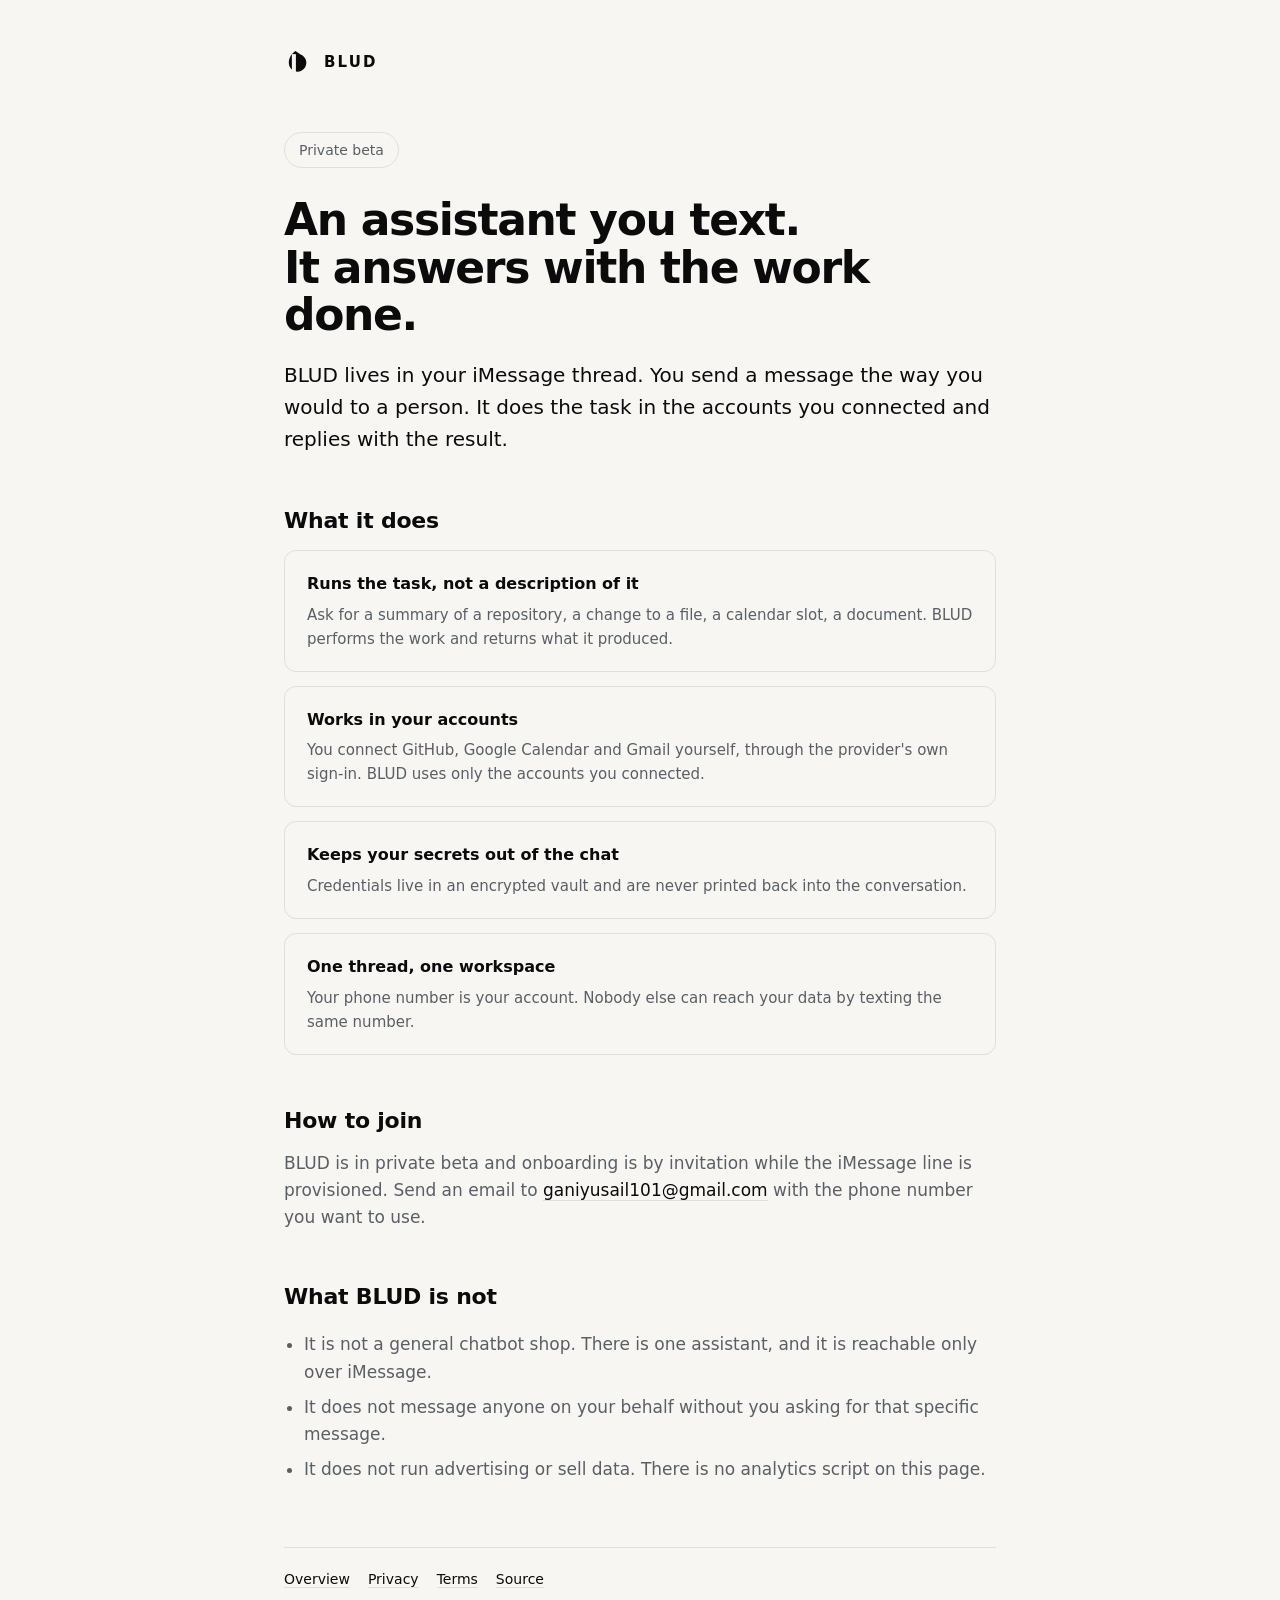
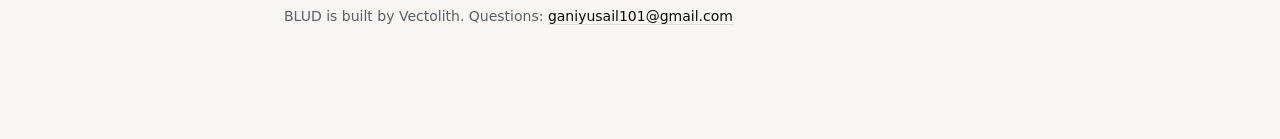
<file: index.html>
<!doctype html>
<html lang="en">
<head>
<meta charset="utf-8">
<meta name="viewport" content="width=device-width, initial-scale=1">
<title>BLUD — an assistant that answers over iMessage</title>
<meta name="description" content="BLUD is an assistant you reach over iMessage. You send a message, it does the work in the accounts you connected, and sends the result back.">
<link rel="stylesheet" href="style.css">
<link rel="icon" href="mark.svg" type="image/svg+xml">
</head>
<body><div class="wrap">
<header><img class="mark" src="mark.svg" alt=""><span class="wordmark">BLUD</span></header>
<span class="pill">Private beta</span>
<h1>An assistant you text.<br>It answers with the work done.</h1>
<p class="lead">BLUD lives in your iMessage thread. You send a message the way you would to a person. It does the task in the accounts you connected and replies with the result.</p>
<h2>What it does</h2>
<div class="card"><h3>Runs the task, not a description of it</h3><p>Ask for a summary of a repository, a change to a file, a calendar slot, a document. BLUD performs the work and returns what it produced.</p></div>
<div class="card"><h3>Works in your accounts</h3><p>You connect GitHub, Google Calendar and Gmail yourself, through the provider's own sign-in. BLUD uses only the accounts you connected.</p></div>
<div class="card"><h3>Keeps your secrets out of the chat</h3><p>Credentials live in an encrypted vault and are never printed back into the conversation.</p></div>
<div class="card"><h3>One thread, one workspace</h3><p>Your phone number is your account. Nobody else can reach your data by texting the same number.</p></div>
<h2>How to join</h2>
<p>BLUD is in private beta and onboarding is by invitation while the iMessage line is provisioned. Send an email to <a href="mailto:ganiyusail101@gmail.com">ganiyusail101@gmail.com</a> with the phone number you want to use.</p>
<h2>What BLUD is not</h2>
<ul>
<li>It is not a general chatbot shop. There is one assistant, and it is reachable only over iMessage.</li>
<li>It does not message anyone on your behalf without you asking for that specific message.</li>
<li>It does not run advertising or sell data. There is no analytics script on this page.</li>
</ul>
<footer><nav><a href="index.html">Overview</a><a href="privacy.html">Privacy</a><a href="terms.html">Terms</a><a href="https://github.com/vectolith/blud">Source</a></nav><p style="margin-top:14px">BLUD is built by Vectolith. Questions: <a href="mailto:ganiyusail101@gmail.com">ganiyusail101@gmail.com</a></p></footer></div></body></html>
</file>
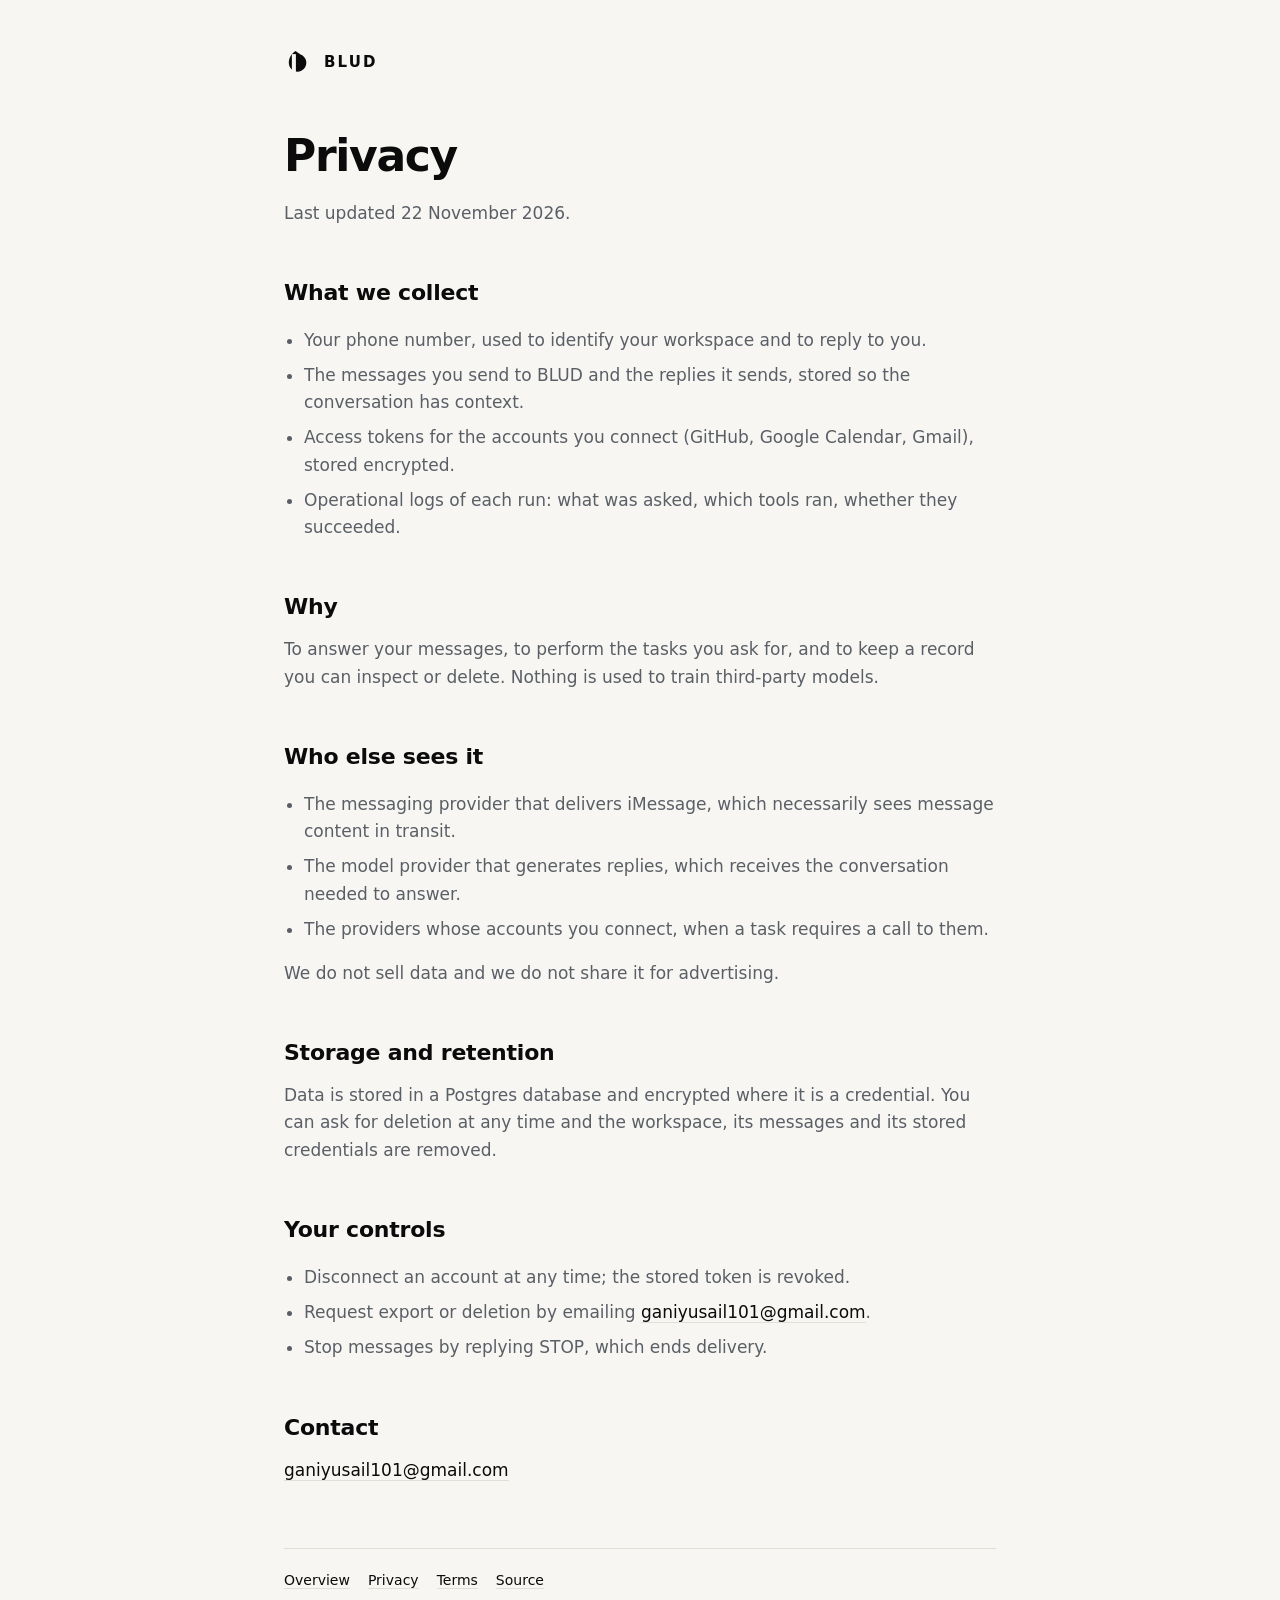
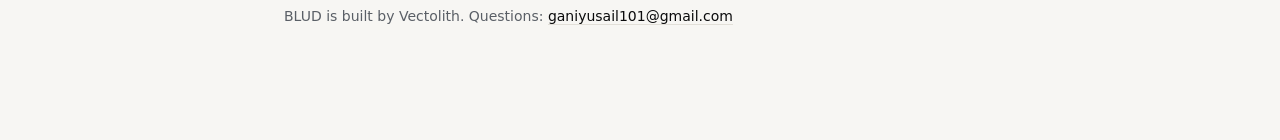
<file: privacy.html>
<!doctype html>
<html lang="en">
<head>
<meta charset="utf-8">
<meta name="viewport" content="width=device-width, initial-scale=1">
<title>BLUD — Privacy</title>
<meta name="description" content="How BLUD handles your messages, connected accounts and credentials.">
<link rel="stylesheet" href="style.css">
<link rel="icon" href="mark.svg" type="image/svg+xml">
</head>
<body><div class="wrap">
<header><img class="mark" src="mark.svg" alt=""><span class="wordmark">BLUD</span></header>
<h1>Privacy</h1>
<p>Last updated 22 November 2026.</p>
<h2>What we collect</h2>
<ul>
<li>Your phone number, used to identify your workspace and to reply to you.</li>
<li>The messages you send to BLUD and the replies it sends, stored so the conversation has context.</li>
<li>Access tokens for the accounts you connect (GitHub, Google Calendar, Gmail), stored encrypted.</li>
<li>Operational logs of each run: what was asked, which tools ran, whether they succeeded.</li>
</ul>
<h2>Why</h2>
<p>To answer your messages, to perform the tasks you ask for, and to keep a record you can inspect or delete. Nothing is used to train third-party models.</p>
<h2>Who else sees it</h2>
<ul>
<li>The messaging provider that delivers iMessage, which necessarily sees message content in transit.</li>
<li>The model provider that generates replies, which receives the conversation needed to answer.</li>
<li>The providers whose accounts you connect, when a task requires a call to them.</li>
</ul>
<p>We do not sell data and we do not share it for advertising.</p>
<h2>Storage and retention</h2>
<p>Data is stored in a Postgres database and encrypted where it is a credential. You can ask for deletion at any time and the workspace, its messages and its stored credentials are removed.</p>
<h2>Your controls</h2>
<ul>
<li>Disconnect an account at any time; the stored token is revoked.</li>
<li>Request export or deletion by emailing <a href="mailto:ganiyusail101@gmail.com">ganiyusail101@gmail.com</a>.</li>
<li>Stop messages by replying STOP, which ends delivery.</li>
</ul>
<h2>Contact</h2>
<p><a href="mailto:ganiyusail101@gmail.com">ganiyusail101@gmail.com</a></p>
<footer><nav><a href="index.html">Overview</a><a href="privacy.html">Privacy</a><a href="terms.html">Terms</a><a href="https://github.com/vectolith/blud">Source</a></nav><p style="margin-top:14px">BLUD is built by Vectolith. Questions: <a href="mailto:ganiyusail101@gmail.com">ganiyusail101@gmail.com</a></p></footer></div></body></html>
</file>
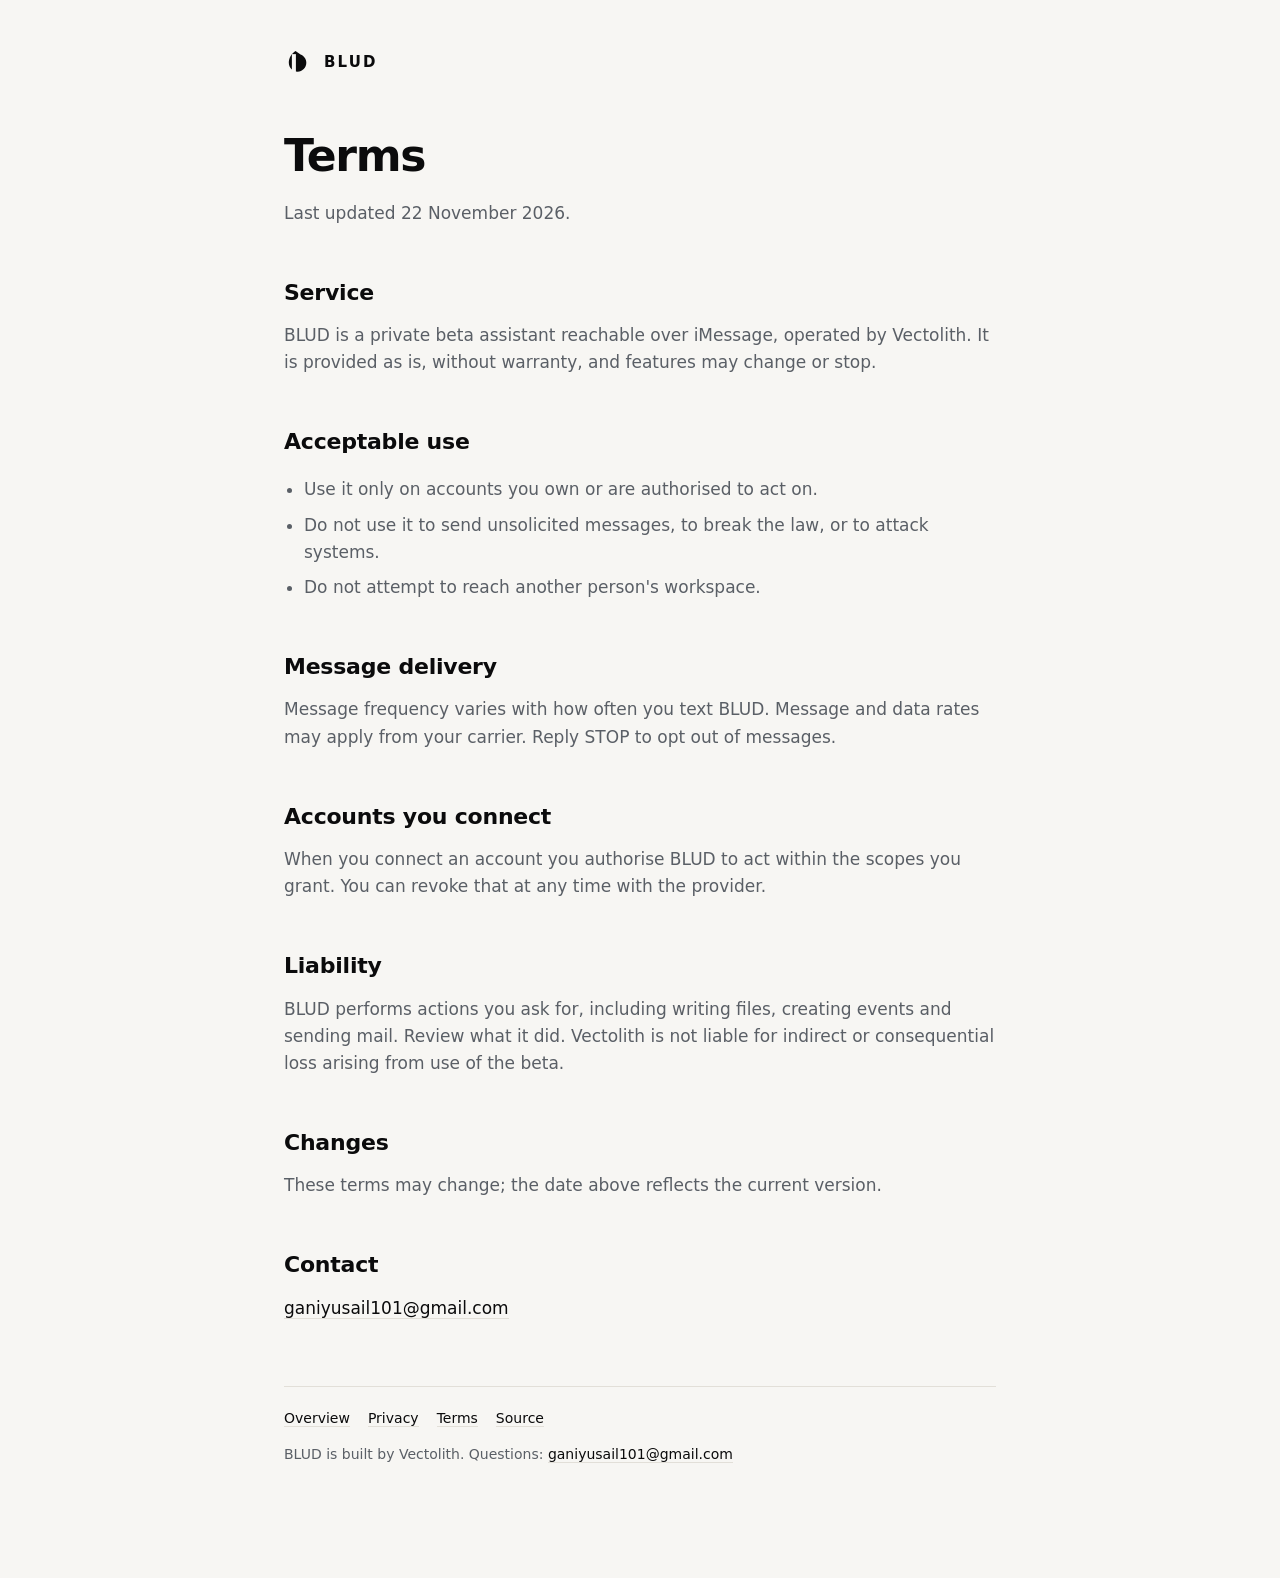
<file: terms.html>
<!doctype html>
<html lang="en">
<head>
<meta charset="utf-8">
<meta name="viewport" content="width=device-width, initial-scale=1">
<title>BLUD — Terms</title>
<meta name="description" content="The terms that apply to using BLUD over iMessage.">
<link rel="stylesheet" href="style.css">
<link rel="icon" href="mark.svg" type="image/svg+xml">
</head>
<body><div class="wrap">
<header><img class="mark" src="mark.svg" alt=""><span class="wordmark">BLUD</span></header>
<h1>Terms</h1>
<p>Last updated 22 November 2026.</p>
<h2>Service</h2>
<p>BLUD is a private beta assistant reachable over iMessage, operated by Vectolith. It is provided as is, without warranty, and features may change or stop.</p>
<h2>Acceptable use</h2>
<ul>
<li>Use it only on accounts you own or are authorised to act on.</li>
<li>Do not use it to send unsolicited messages, to break the law, or to attack systems.</li>
<li>Do not attempt to reach another person's workspace.</li>
</ul>
<h2>Message delivery</h2>
<p>Message frequency varies with how often you text BLUD. Message and data rates may apply from your carrier. Reply STOP to opt out of messages.</p>
<h2>Accounts you connect</h2>
<p>When you connect an account you authorise BLUD to act within the scopes you grant. You can revoke that at any time with the provider.</p>
<h2>Liability</h2>
<p>BLUD performs actions you ask for, including writing files, creating events and sending mail. Review what it did. Vectolith is not liable for indirect or consequential loss arising from use of the beta.</p>
<h2>Changes</h2>
<p>These terms may change; the date above reflects the current version.</p>
<h2>Contact</h2>
<p><a href="mailto:ganiyusail101@gmail.com">ganiyusail101@gmail.com</a></p>
<footer><nav><a href="index.html">Overview</a><a href="privacy.html">Privacy</a><a href="terms.html">Terms</a><a href="https://github.com/vectolith/blud">Source</a></nav><p style="margin-top:14px">BLUD is built by Vectolith. Questions: <a href="mailto:ganiyusail101@gmail.com">ganiyusail101@gmail.com</a></p></footer></div></body></html>
</file>
<file: style.css>
:root{--blud-ink:#0B0B0C;--blud-paper:#F7F6F3;--blud-ember:#E4572E;--blud-slate:#5A5F66;--blud-line:#E2DFD8}
*{box-sizing:border-box}
html,body{margin:0;padding:0}
body{background:var(--blud-paper);color:var(--blud-ink);font:400 17px/1.6 ui-sans-serif,system-ui,-apple-system,"Segoe UI",Roboto,Helvetica,Arial,sans-serif;-webkit-font-smoothing:antialiased}
.wrap{max-width:760px;margin:0 auto;padding:48px 24px 96px}
header{display:flex;align-items:center;gap:12px;margin-bottom:56px}
.mark{width:28px;height:28px;flex:0 0 auto}
.wordmark{font-weight:600;letter-spacing:.14em;font-size:15px}
h1{font-size:44px;line-height:1.08;letter-spacing:-.03em;font-weight:600;margin:0 0 20px}
h2{font-size:22px;letter-spacing:-.01em;font-weight:600;margin:48px 0 12px}
p{margin:0 0 16px;color:var(--blud-slate)}
p.lead{font-size:20px;color:var(--blud-ink)}
ul{color:var(--blud-slate);padding-left:20px}
li{margin-bottom:8px}
a{color:var(--blud-ink);text-decoration:none;border-bottom:1px solid var(--blud-line)}
a:hover{border-bottom-color:var(--blud-ember)}
.card{border:1px solid var(--blud-line);border-radius:12px;padding:20px 22px;margin:0 0 14px}
.card h3{margin:0 0 6px;font-size:16px;font-weight:600}
.card p{margin:0;font-size:15px}
.pill{display:inline-block;border:1px solid var(--blud-line);border-radius:999px;padding:6px 14px;font-size:14px;color:var(--blud-slate);margin-bottom:28px}
.cta{display:inline-block;background:var(--blud-ember);color:#fff;border:0;border-radius:8px;padding:12px 20px;font-weight:600;font-size:15px}
footer{margin-top:64px;padding-top:20px;border-top:1px solid var(--blud-line);font-size:14px;color:var(--blud-slate)}
nav a{margin-right:18px}
@media(max-width:520px){h1{font-size:34px}}
</file>
